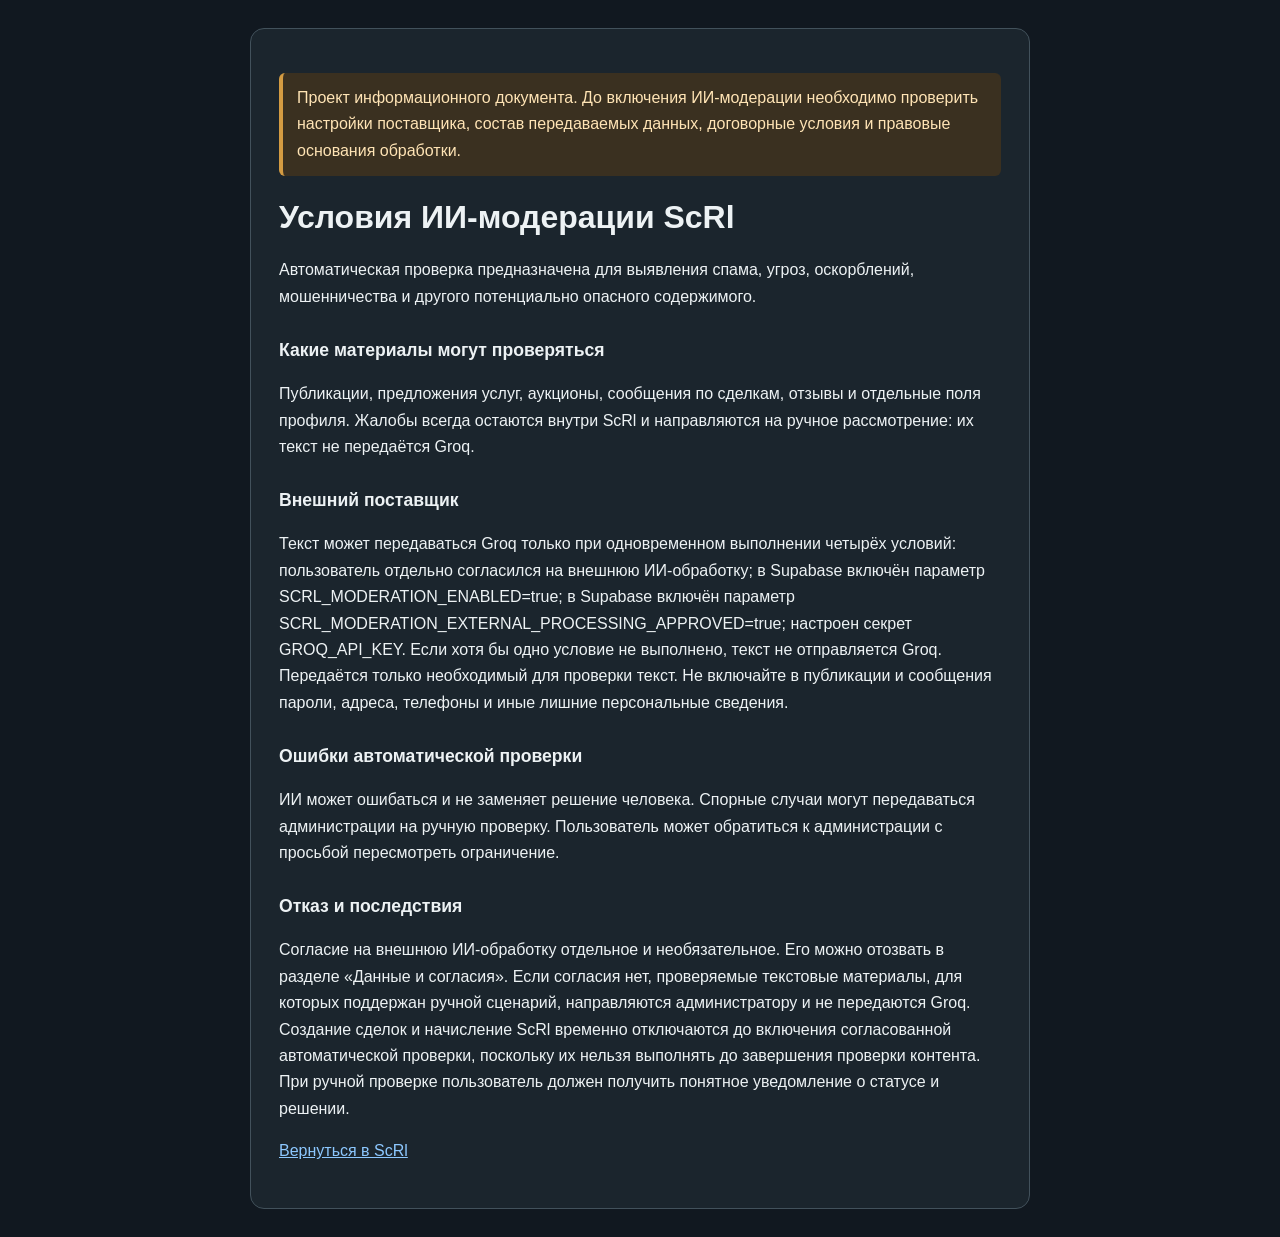
<file: legal/ai-moderation.html>
<!doctype html>
<html lang="ru"><head><meta charset="utf-8"><meta http-equiv="Content-Security-Policy" content="default-src 'self'; base-uri 'self'; object-src 'none'; style-src 'self'; img-src 'self' data:; form-action 'self'; frame-src 'none'"><meta name="referrer" content="strict-origin-when-cross-origin"><meta name="viewport" content="width=device-width,initial-scale=1"><title>ИИ-модерация ScRl</title><link rel="stylesheet" href="legal.css"></head><body><main><p class="notice">Проект информационного документа. До включения ИИ-модерации необходимо проверить настройки поставщика, состав передаваемых данных, договорные условия и правовые основания обработки.</p><h1>Условия ИИ-модерации ScRl</h1><p>Автоматическая проверка предназначена для выявления спама, угроз, оскорблений, мошенничества и другого потенциально опасного содержимого.</p><h2>Какие материалы могут проверяться</h2><p>Публикации, предложения услуг, аукционы, сообщения по сделкам, отзывы и отдельные поля профиля. Жалобы всегда остаются внутри ScRl и направляются на ручное рассмотрение: их текст не передаётся Groq.</p><h2>Внешний поставщик</h2><p>Текст может передаваться Groq только при одновременном выполнении четырёх условий: пользователь отдельно согласился на внешнюю ИИ-обработку; в Supabase включён параметр SCRL_MODERATION_ENABLED=true; в Supabase включён параметр SCRL_MODERATION_EXTERNAL_PROCESSING_APPROVED=true; настроен секрет GROQ_API_KEY. Если хотя бы одно условие не выполнено, текст не отправляется Groq. Передаётся только необходимый для проверки текст. Не включайте в публикации и сообщения пароли, адреса, телефоны и иные лишние персональные сведения.</p><h2>Ошибки автоматической проверки</h2><p>ИИ может ошибаться и не заменяет решение человека. Спорные случаи могут передаваться администрации на ручную проверку. Пользователь может обратиться к администрации с просьбой пересмотреть ограничение.</p><h2>Отказ и последствия</h2><p>Согласие на внешнюю ИИ-обработку отдельное и необязательное. Его можно отозвать в разделе «Данные и согласия». Если согласия нет, проверяемые текстовые материалы, для которых поддержан ручной сценарий, направляются администратору и не передаются Groq. Создание сделок и начисление ScRl временно отключаются до включения согласованной автоматической проверки, поскольку их нельзя выполнять до завершения проверки контента. При ручной проверке пользователь должен получить понятное уведомление о статусе и решении.</p><p><a href="../index.html">Вернуться в ScRl</a></p></main></body></html>
</file>
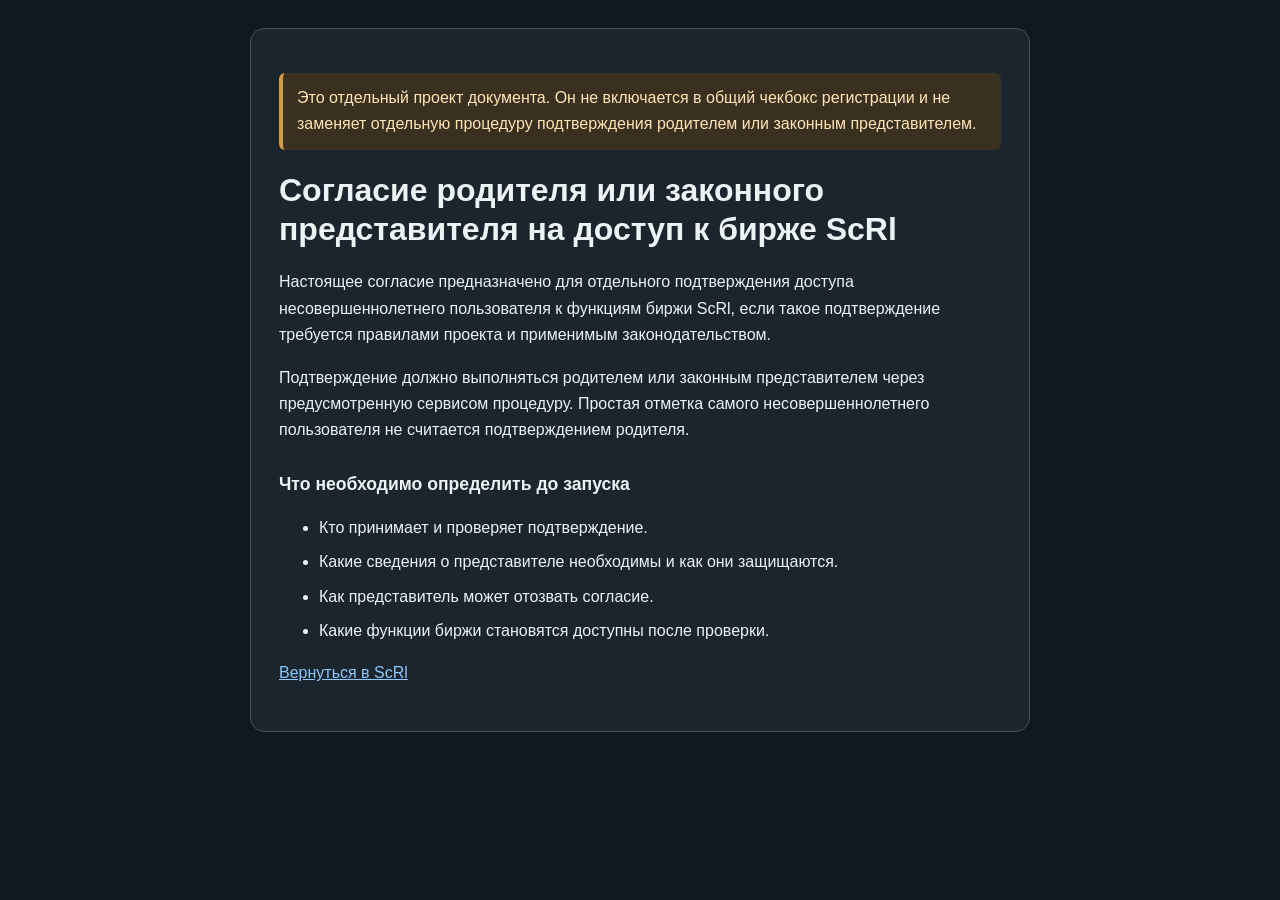
<file: legal/parent-exchange.html>
<!doctype html>
<html lang="ru"><head><meta charset="utf-8"><meta http-equiv="Content-Security-Policy" content="default-src 'self'; base-uri 'self'; object-src 'none'; style-src 'self'; img-src 'self' data:; form-action 'self'; frame-src 'none'"><meta name="referrer" content="strict-origin-when-cross-origin"><meta name="viewport" content="width=device-width,initial-scale=1"><title>Согласие родителя для биржи ScRl</title><link rel="stylesheet" href="legal.css"></head><body><main><p class="notice">Это отдельный проект документа. Он не включается в общий чекбокс регистрации и не заменяет отдельную процедуру подтверждения родителем или законным представителем.</p><h1>Согласие родителя или законного представителя на доступ к бирже ScRl</h1><p>Настоящее согласие предназначено для отдельного подтверждения доступа несовершеннолетнего пользователя к функциям биржи ScRl, если такое подтверждение требуется правилами проекта и применимым законодательством.</p><p>Подтверждение должно выполняться родителем или законным представителем через предусмотренную сервисом процедуру. Простая отметка самого несовершеннолетнего пользователя не считается подтверждением родителя.</p><h2>Что необходимо определить до запуска</h2><ul><li>Кто принимает и проверяет подтверждение.</li><li>Какие сведения о представителе необходимы и как они защищаются.</li><li>Как представитель может отозвать согласие.</li><li>Какие функции биржи становятся доступны после проверки.</li></ul><p><a href="../index.html">Вернуться в ScRl</a></p></main></body></html>
</file>
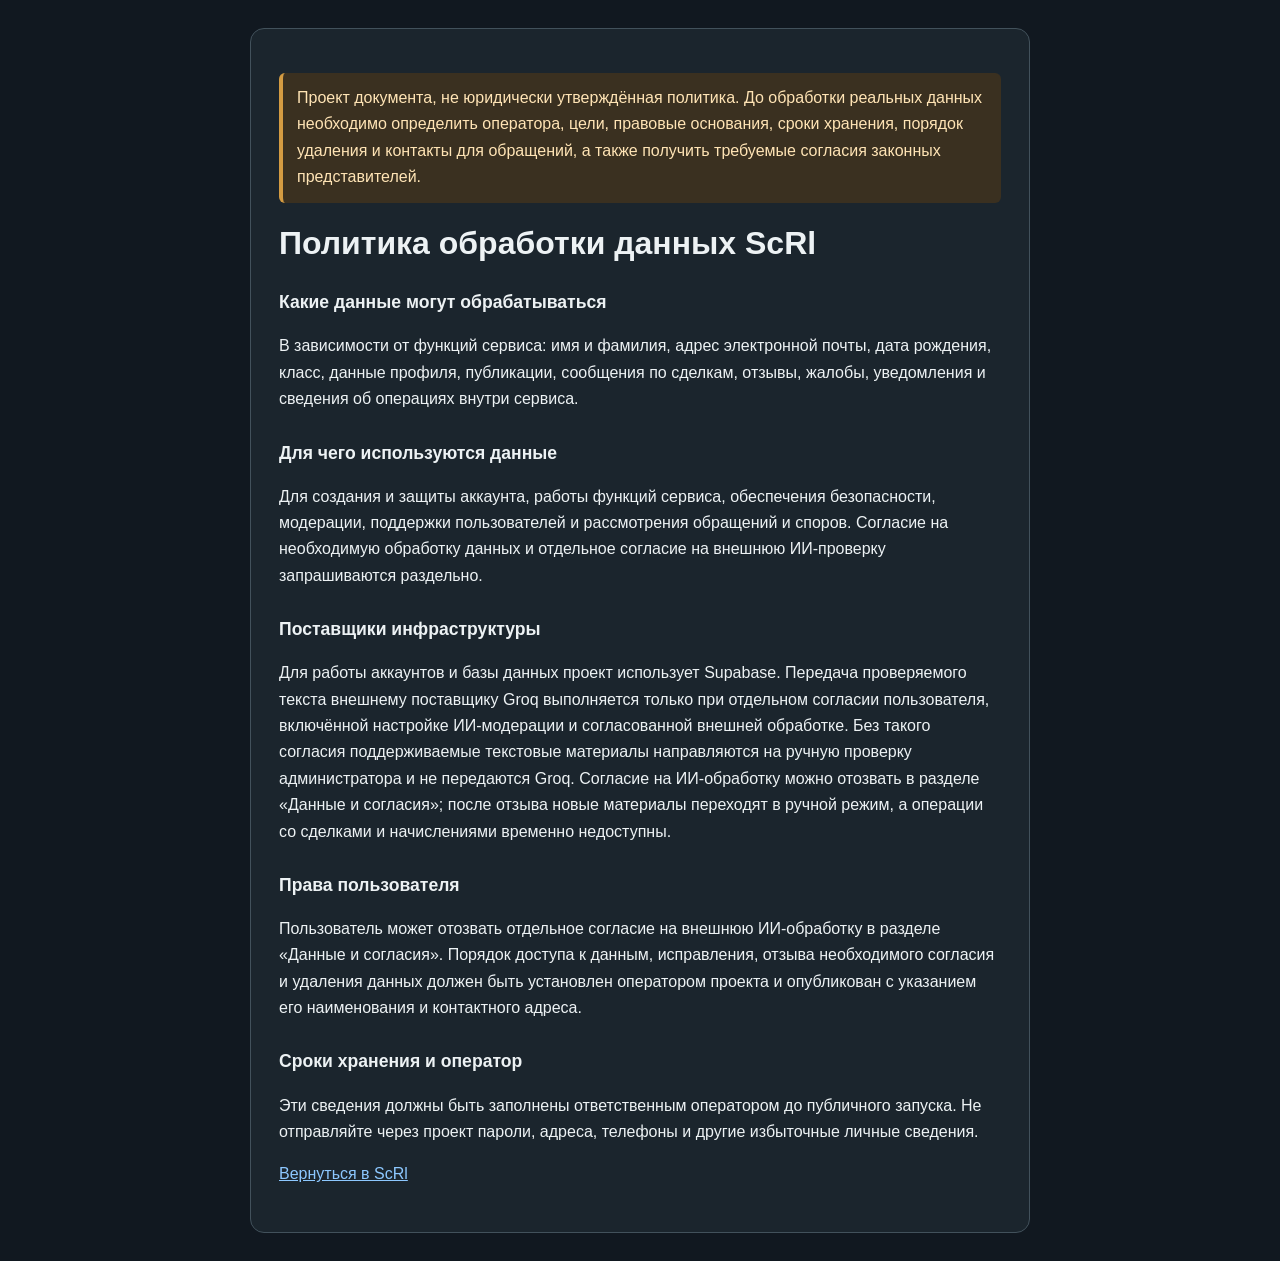
<file: legal/privacy.html>
<!doctype html>
<html lang="ru"><head><meta charset="utf-8"><meta http-equiv="Content-Security-Policy" content="default-src 'self'; base-uri 'self'; object-src 'none'; style-src 'self'; img-src 'self' data:; form-action 'self'; frame-src 'none'"><meta name="referrer" content="strict-origin-when-cross-origin"><meta name="viewport" content="width=device-width,initial-scale=1"><title>Политика обработки данных ScRl</title><link rel="stylesheet" href="legal.css"></head><body><main><p class="notice">Проект документа, не юридически утверждённая политика. До обработки реальных данных необходимо определить оператора, цели, правовые основания, сроки хранения, порядок удаления и контакты для обращений, а также получить требуемые согласия законных представителей.</p><h1>Политика обработки данных ScRl</h1><h2>Какие данные могут обрабатываться</h2><p>В зависимости от функций сервиса: имя и фамилия, адрес электронной почты, дата рождения, класс, данные профиля, публикации, сообщения по сделкам, отзывы, жалобы, уведомления и сведения об операциях внутри сервиса.</p><h2>Для чего используются данные</h2><p>Для создания и защиты аккаунта, работы функций сервиса, обеспечения безопасности, модерации, поддержки пользователей и рассмотрения обращений и споров. Согласие на необходимую обработку данных и отдельное согласие на внешнюю ИИ-проверку запрашиваются раздельно.</p><h2>Поставщики инфраструктуры</h2><p>Для работы аккаунтов и базы данных проект использует Supabase. Передача проверяемого текста внешнему поставщику Groq выполняется только при отдельном согласии пользователя, включённой настройке ИИ-модерации и согласованной внешней обработке. Без такого согласия поддерживаемые текстовые материалы направляются на ручную проверку администратора и не передаются Groq. Согласие на ИИ-обработку можно отозвать в разделе «Данные и согласия»; после отзыва новые материалы переходят в ручной режим, а операции со сделками и начислениями временно недоступны.</p><h2>Права пользователя</h2><p>Пользователь может отозвать отдельное согласие на внешнюю ИИ-обработку в разделе «Данные и согласия». Порядок доступа к данным, исправления, отзыва необходимого согласия и удаления данных должен быть установлен оператором проекта и опубликован с указанием его наименования и контактного адреса.</p><h2>Сроки хранения и оператор</h2><p>Эти сведения должны быть заполнены ответственным оператором до публичного запуска. Не отправляйте через проект пароли, адреса, телефоны и другие избыточные личные сведения.</p><p><a href="../index.html">Вернуться в ScRl</a></p></main></body></html>
</file>
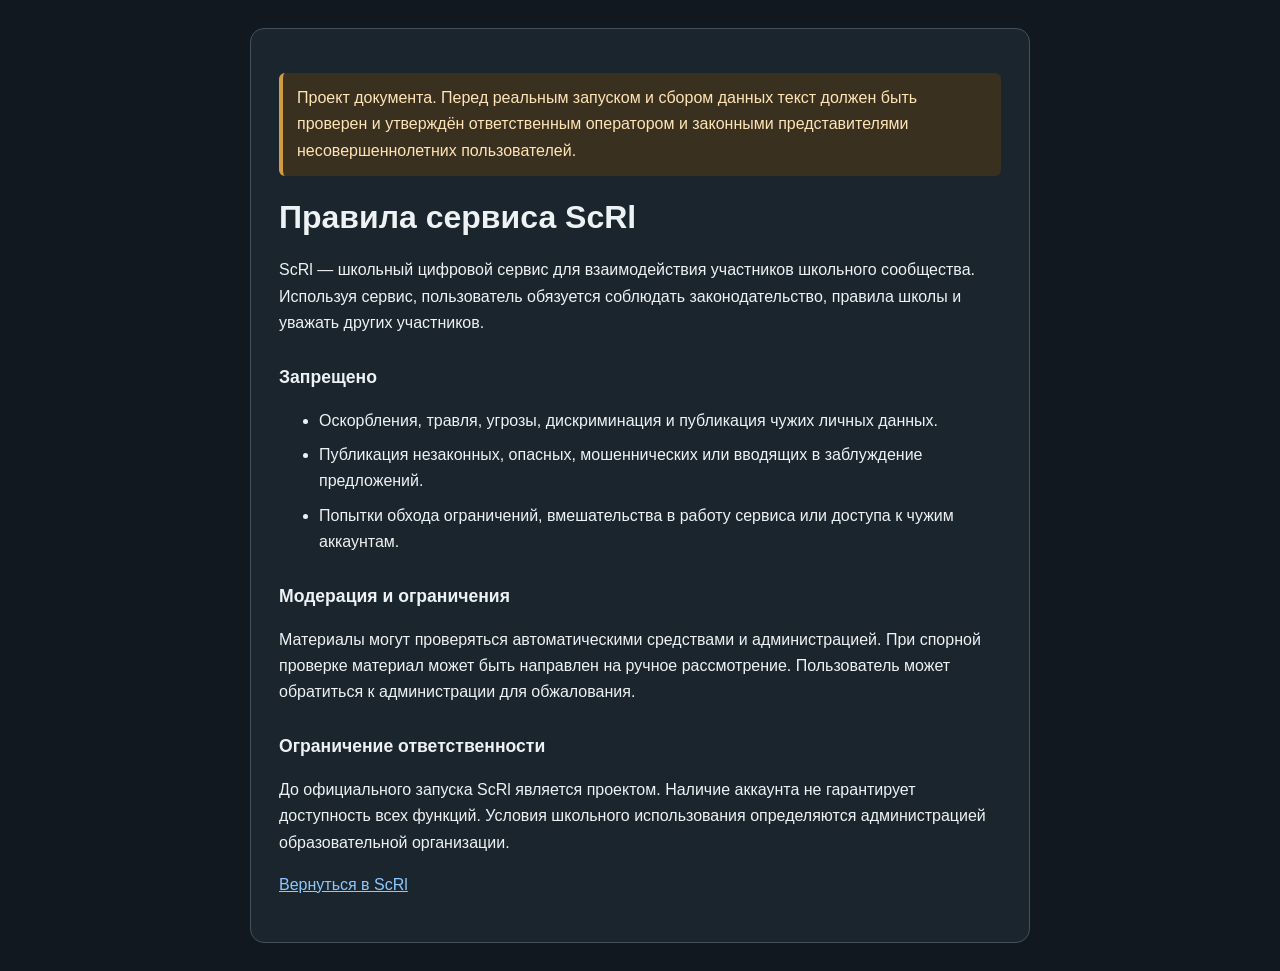
<file: legal/terms.html>
<!doctype html>
<html lang="ru"><head><meta charset="utf-8"><meta http-equiv="Content-Security-Policy" content="default-src 'self'; base-uri 'self'; object-src 'none'; style-src 'self'; img-src 'self' data:; form-action 'self'; frame-src 'none'"><meta name="referrer" content="strict-origin-when-cross-origin"><meta name="viewport" content="width=device-width,initial-scale=1"><title>Правила ScRl</title><link rel="stylesheet" href="legal.css"></head><body><main><p class="notice">Проект документа. Перед реальным запуском и сбором данных текст должен быть проверен и утверждён ответственным оператором и законными представителями несовершеннолетних пользователей.</p><h1>Правила сервиса ScRl</h1><p>ScRl — школьный цифровой сервис для взаимодействия участников школьного сообщества. Используя сервис, пользователь обязуется соблюдать законодательство, правила школы и уважать других участников.</p><h2>Запрещено</h2><ul><li>Оскорбления, травля, угрозы, дискриминация и публикация чужих личных данных.</li><li>Публикация незаконных, опасных, мошеннических или вводящих в заблуждение предложений.</li><li>Попытки обхода ограничений, вмешательства в работу сервиса или доступа к чужим аккаунтам.</li></ul><h2>Модерация и ограничения</h2><p>Материалы могут проверяться автоматическими средствами и администрацией. При спорной проверке материал может быть направлен на ручное рассмотрение. Пользователь может обратиться к администрации для обжалования.</p><h2>Ограничение ответственности</h2><p>До официального запуска ScRl является проектом. Наличие аккаунта не гарантирует доступность всех функций. Условия школьного использования определяются администрацией образовательной организации.</p><p><a href="../index.html">Вернуться в ScRl</a></p></main></body></html>
</file>
<file: legal/legal.css>
:root{color-scheme:light dark;font-family:Inter,Arial,sans-serif}*{box-sizing:border-box}body{margin:0;padding:28px 16px;background:#111820;color:#edf2f4;line-height:1.65}main{max-width:780px;margin:auto;padding:28px;border:1px solid #42515b;border-radius:14px;background:#1b252d}h1{line-height:1.2}h2{margin-top:26px;font-size:1.1rem}.notice{padding:12px 14px;border-left:4px solid #d39b42;background:#3a3020;color:#ffe4b5;border-radius:6px}a{color:#8dc8ff}li{margin:8px 0}@media(max-width:560px){main{padding:18px}}
</file>
